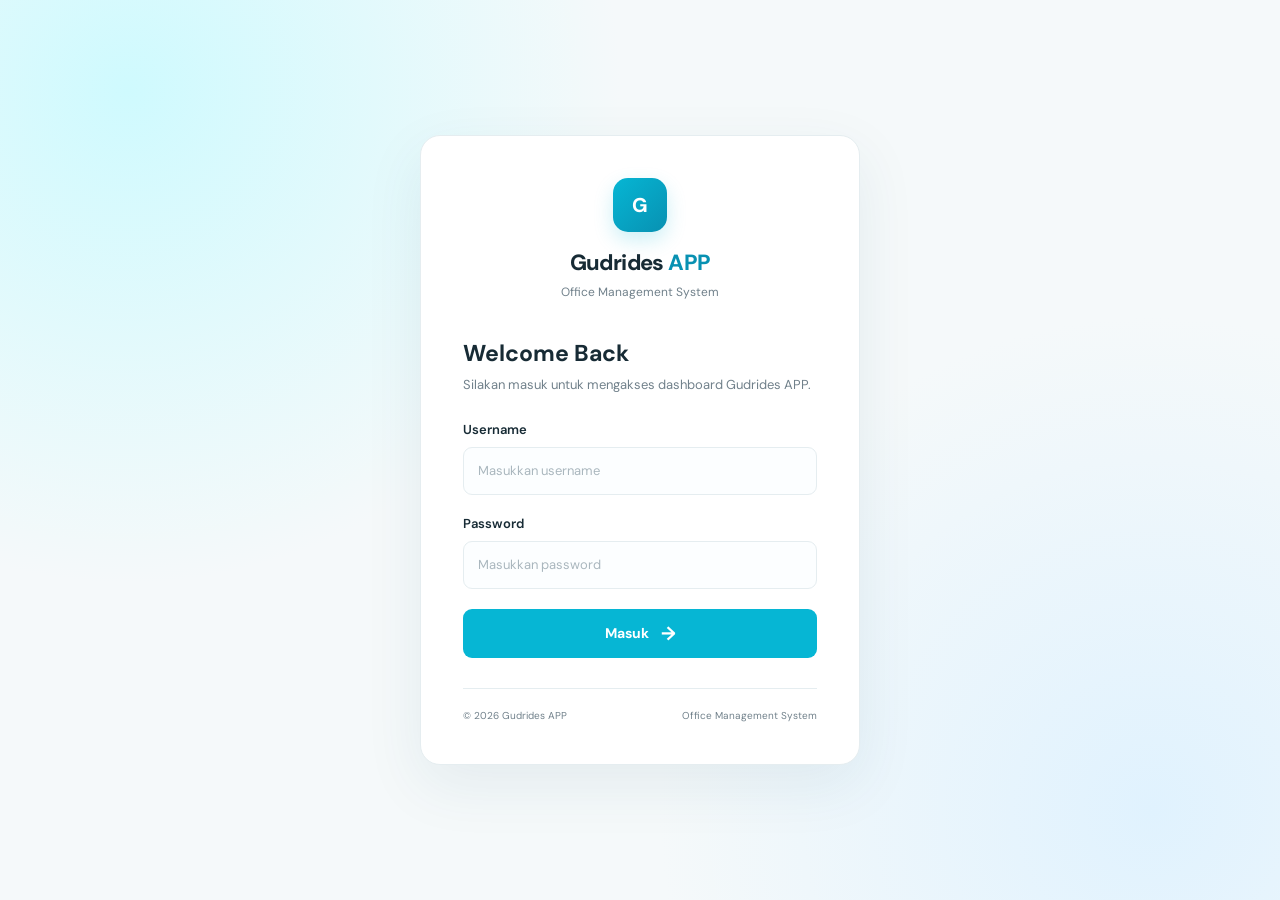
<file: login.html>
<!DOCTYPE html>
<html lang="id">
<head>
    <meta charset="UTF-8">
    <meta name="viewport" content="width=device-width, initial-scale=1.0">
    <meta name="theme-color" content="#06B6D4">

    <title>Login | Gudrides APP</title>

    <link rel="stylesheet" href="style.css">

    <link rel="preconnect" href="https://fonts.googleapis.com">
    <link rel="preconnect" href="https://fonts.gstatic.com" crossorigin>
    <link href="https://fonts.googleapis.com/css2?family=DM+Sans:wght@400;500;600;700;800&display=swap" rel="stylesheet">
</head>

<body class="login-body">

    <div class="login-wrapper">
        <div class="login-card">

            <div class="login-brand">
                <div class="brand-icon">G</div>

                <h1>
                    Gudrides<span> APP</span>
                </h1>

                <p>Office Management System</p>
            </div>

            <div class="login-header">
                <h2>Welcome Back</h2>
                <p>Silakan masuk untuk mengakses dashboard Gudrides APP.</p>
            </div>

            <form id="loginForm">

                <div class="form-group">
                    <label for="username">Username</label>

                    <input
                        type="text"
                        id="username"
                        placeholder="Masukkan username"
                        autocomplete="username"
                        required
                    >
                </div>

                <div class="form-group">
                    <label for="password">Password</label>

                    <input
                        type="password"
                        id="password"
                        placeholder="Masukkan password"
                        autocomplete="current-password"
                        required
                    >
                </div>

                <div id="loginError" class="login-error" hidden></div>

                <button type="submit" class="btn-primary login-button">
                    Masuk
                    <span>→</span>
                </button>

            </form>

            <div class="login-footer">
                <p>© 2026 Gudrides APP</p>
                <span>Office Management System</span>
            </div>

        </div>
    </div>

    <script src="script.js"></script>

</body>
</html>
</file>
<file: style.css>
/* =========================================
   GUDRIDES APP
   GLOBAL DESIGN SYSTEM
========================================= */

:root {
    --primary: #06B6D4;
    --primary-dark: #0891B2;
    --primary-deep: #164E63;
    --primary-light: #ECFEFF;

    --background: #F5F9FA;
    --surface: #FFFFFF;

    --text: #172B35;
    --text-secondary: #71818B;
    --border: #E5EDF0;

    --success: #16A34A;
    --warning: #F59E0B;
    --purple: #8B5CF6;

    --sidebar-width: 260px;

    --shadow: 0 4px 20px rgba(22, 78, 99, 0.05);
}

* {
    margin: 0;
    padding: 0;
    box-sizing: border-box;
}

body {
    font-family: 'DM Sans', sans-serif;
    background: var(--background);
    color: var(--text);
}

button,
input,
textarea,
select {
    font-family: inherit;
}

button {
    cursor: pointer;
}

a {
    text-decoration: none;
}


/* =========================================
   LOGIN PAGE
========================================= */

.login-body {
    min-height: 100vh;
    background:
        radial-gradient(circle at 10% 10%, #CFFAFE 0, transparent 35%),
        radial-gradient(circle at 90% 90%, #E0F2FE 0, transparent 35%),
        #F5F9FA;

    display: flex;
    align-items: center;
    justify-content: center;
    padding: 20px;
}

.login-wrapper {
    width: 100%;
    max-width: 440px;
}

.login-card {
    background: white;
    padding: 42px;
    border: 1px solid var(--border);
    border-radius: 20px;
    box-shadow: 0 20px 60px rgba(22, 78, 99, 0.08);
}

.login-brand {
    text-align: center;
    margin-bottom: 38px;
}

.brand-icon {
    width: 54px;
    height: 54px;
    background: linear-gradient(135deg, #06B6D4, #0891B2);
    color: white;
    border-radius: 15px;

    display: flex;
    align-items: center;
    justify-content: center;

    font-size: 20px;
    font-weight: 800;

    box-shadow: 0 8px 20px rgba(6, 182, 212, 0.2);
}

.login-brand .brand-icon {
    margin: 0 auto 16px;
}

.login-brand h1 {
    font-size: 22px;
    font-weight: 800;
    letter-spacing: -0.6px;
}

.login-brand h1 span {
    color: var(--primary-dark);
}

.login-brand p {
    font-size: 12px;
    color: var(--text-secondary);
    margin-top: 7px;
}

.login-header {
    margin-bottom: 25px;
}

.login-header h2 {
    font-size: 23px;
    margin-bottom: 7px;
}

.login-header p {
    font-size: 13px;
    color: var(--text-secondary);
    line-height: 1.6;
}

.form-group {
    margin-bottom: 20px;
}

.form-group label {
    display: block;
    font-size: 13px;
    font-weight: 600;
    margin-bottom: 9px;
}

.form-group input {
    width: 100%;
    height: 48px;
    border: 1px solid var(--border);
    border-radius: 9px;
    padding: 0 14px;
    outline: none;
    font-size: 13px;
    transition: 0.2s;
    background: #FCFEFF;
}

.form-group input:focus {
    border-color: var(--primary);
    box-shadow: 0 0 0 3px rgba(6, 182, 212, 0.1);
}

.form-group input::placeholder {
    color: #AAB7BE;
}

.btn-primary {
    border: none;
    background: var(--primary);
    color: white;
    font-size: 14px;
    font-weight: 700;
    border-radius: 9px;
    transition: 0.2s;
}

.btn-primary:hover:not(:disabled) {
    background: var(--primary-dark);
    transform: translateY(-1px);
}

.login-button {
    width: 100%;
    height: 49px;
    display: flex;
    justify-content: center;
    align-items: center;
    gap: 12px;
}

.login-button span {
    font-size: 19px;
}

.login-error {
    font-size: 12px;
    color: #DC2626;
    margin: -5px 0 15px;
    min-height: 15px;
}

.login-error[hidden] {
    display: none;
}

.login-footer {
    border-top: 1px solid var(--border);
    margin-top: 30px;
    padding-top: 20px;

    display: flex;
    justify-content: space-between;
    gap: 10px;

    font-size: 10px;
    color: var(--text-secondary);
}


/* =========================================
   DASHBOARD LAYOUT
========================================= */

.dashboard-body {
    min-height: 100vh;
}

.app-layout {
    min-height: 100vh;
}


/* =========================================
   SIDEBAR
========================================= */

.sidebar {
    width: var(--sidebar-width);
    height: 100vh;

    background: var(--surface);
    border-right: 1px solid var(--border);

    position: fixed;
    top: 0;
    left: 0;
    z-index: 100;

    display: flex;
    flex-direction: column;
}

.sidebar-brand {
    height: 85px;
    display: flex;
    align-items: center;
    gap: 12px;

    padding: 0 24px;
    border-bottom: 1px solid var(--border);
}

.sidebar-brand .brand-icon {
    width: 43px;
    height: 43px;
    border-radius: 12px;
    font-size: 16px;
    flex-shrink: 0;
}

.brand-text h2 {
    font-size: 15px;
    font-weight: 800;
    letter-spacing: -0.4px;
}

.brand-text span {
    font-size: 10px;
    color: var(--text-secondary);
}

.sidebar-menu {
    padding: 28px 15px;
    flex: 1;
    overflow-y: auto;
}

.menu-label {
    font-size: 9px;
    font-weight: 800;
    letter-spacing: 1.2px;
    color: #A1AFB7;
    padding: 0 12px;
    margin-bottom: 13px;
}

.second-label {
    margin-top: 32px;
}

.menu-item {
    width: 100%;
    height: 46px;

    display: flex;
    align-items: center;
    gap: 13px;

    padding: 0 13px;
    margin-bottom: 5px;

    border: none;
    border-radius: 9px;

    background: transparent;
    color: #71818B;

    font-size: 12px;
    font-weight: 600;

    text-align: left;
    transition: 0.2s;
}

.menu-item i {
    width: 19px;
    font-size: 15px;
    text-align: center;
}

.menu-item:hover {
    background: #F0FBFD;
    color: var(--primary-dark);
}

.menu-item.active {
    background: var(--primary-light);
    color: var(--primary-dark);
    font-weight: 700;
}

.sidebar-bottom {
    padding: 15px;
    border-top: 1px solid var(--border);
}

.sidebar-user {
    display: flex;
    align-items: center;
    gap: 10px;
    padding: 5px;
}

.user-avatar,
.topbar-avatar {
    width: 37px;
    height: 37px;
    background: #CFFAFE;
    color: var(--primary-deep);

    display: flex;
    align-items: center;
    justify-content: center;

    border-radius: 10px;
    font-size: 11px;
    font-weight: 800;
}

.user-info {
    flex: 1;
    min-width: 0;
}

.user-info strong {
    display: block;
    font-size: 11px;
}

.user-info span {
    display: block;
    color: var(--text-secondary);
    font-size: 10px;
    margin-top: 3px;
}

.logout-icon {
    border: none;
    background: transparent;
    color: #8999A1;
    padding: 8px;
    font-size: 14px;
    border-radius: 7px;
}

.logout-icon:hover {
    background: #FEF2F2;
    color: #DC2626;
}

.sidebar-version {
    font-size: 9px;
    color: #A1AFB7;
    margin: 16px 5px 2px;
}


/* =========================================
   MAIN CONTENT
========================================= */

.main-content {
    margin-left: var(--sidebar-width);
    min-height: 100vh;

    display: flex;
    flex-direction: column;
}

.topbar {
    height: 85px;
    background: white;
    border-bottom: 1px solid var(--border);

    padding: 0 35px;

    display: flex;
    justify-content: space-between;
    align-items: center;
}

.topbar h2 {
    font-size: 18px;
    font-weight: 800;
}

.topbar p {
    font-size: 11px;
    color: var(--text-secondary);
    margin-top: 5px;
}

.topbar-right {
    display: flex;
    align-items: center;
    gap: 20px;
}

.system-status {
    display: flex;
    align-items: center;
    gap: 7px;
    font-size: 10px;
    font-weight: 600;
    color: #647781;
}

.status-dot {
    width: 7px;
    height: 7px;
    background: #22C55E;
    border-radius: 50%;
}

.topbar-avatar {
    width: 36px;
    height: 36px;
}

.page-container {
    flex: 1;
    padding: 30px 35px;
}

.main-footer {
    padding: 18px 35px;
    border-top: 1px solid var(--border);

    display: flex;
    justify-content: space-between;

    font-size: 10px;
    color: var(--text-secondary);
}


/* =========================================
   PAGE NAVIGATION
========================================= */

.page-section {
    display: none;
}

.page-section.active {
    display: block;
}


/* =========================================
   WELCOME BANNER
========================================= */

.welcome-banner {
    background: linear-gradient(110deg, #164E63, #0891B2, #06B6D4);
    color: white;

    min-height: 180px;
    border-radius: 15px;

    padding: 32px 35px;

    display: flex;
    justify-content: space-between;
    align-items: center;

    position: relative;
    overflow: hidden;
}

.welcome-tag {
    font-size: 9px;
    font-weight: 800;
    letter-spacing: 1.5px;
    opacity: 0.75;
}

.welcome-banner h1 {
    font-size: 23px;
    font-weight: 800;
    margin: 13px 0 8px;
}

.welcome-banner p {
    font-size: 12px;
    opacity: 0.85;
}

.welcome-icon {
    width: 125px;
    height: 125px;
    border-radius: 50%;
    background: rgba(255,255,255,0.13);

    display: flex;
    align-items: center;
    justify-content: center;

    font-size: 65px;
    color: rgba(255,255,255,0.9);
    flex-shrink: 0;
}


/* =========================================
   SECTION HEADING
========================================= */

.section-heading {
    margin: 30px 0 18px;
}

.section-heading h3 {
    font-size: 15px;
    font-weight: 800;
}

.section-heading p {
    font-size: 11px;
    color: var(--text-secondary);
    margin-top: 4px;
}


/* =========================================
   STATISTICS
========================================= */

.stats-grid {
    display: grid;
    grid-template-columns: repeat(4, 1fr);
    gap: 17px;
}

.stat-card {
    background: white;
    border: 1px solid var(--border);
    border-radius: 12px;

    padding: 20px;

    display: flex;
    align-items: flex-start;
    gap: 14px;

    box-shadow: var(--shadow);
}

.stat-icon {
    width: 42px;
    height: 42px;
    border-radius: 10px;

    display: flex;
    align-items: center;
    justify-content: center;

    font-size: 16px;
    flex-shrink: 0;
}

.stat-icon.cyan {
    background: #ECFEFF;
    color: #0891B2;
}

.stat-icon.green {
    background: #F0FDF4;
    color: #16A34A;
}

.stat-icon.orange {
    background: #FFFBEB;
    color: #D97706;
}

.stat-icon.purple {
    background: #F5F3FF;
    color: #8B5CF6;
}

.stat-information {
    min-width: 0;
}

.stat-information span {
    display: block;
    font-size: 10px;
    color: var(--text-secondary);
    font-weight: 600;
}

.stat-information h2 {
    font-size: 25px;
    font-weight: 800;
    margin: 5px 0;
}

.stat-information small {
    font-size: 9px;
    color: #A1AFB7;
}


/* =========================================
   DASHBOARD CONTENT GRID
========================================= */

.dashboard-grid {
    display: grid;
    grid-template-columns: 1.4fr 1fr;
    gap: 18px;
    margin-top: 22px;
}

.content-card {
    background: white;
    border: 1px solid var(--border);
    border-radius: 13px;
    box-shadow: var(--shadow);
}

.activity-card,
.quick-card {
    min-height: 280px;
    padding: 22px;
}

.card-heading {
    display: flex;
    align-items: center;
    justify-content: space-between;
}

.card-heading h3 {
    font-size: 13px;
    font-weight: 800;
}

.card-heading p {
    font-size: 10px;
    color: var(--text-secondary);
    margin-top: 5px;
}

.card-heading > i {
    color: #9BAAB2;
    font-size: 16px;
}


/* =========================================
   EMPTY STATE
========================================= */

.empty-state {
    text-align: center;
    padding: 42px 10px;
}

.empty-icon {
    width: 48px;
    height: 48px;
    background: #F1F7F9;
    color: #9BAAB2;
    border-radius: 50%;

    display: flex;
    align-items: center;
    justify-content: center;

    margin: 0 auto 12px;
    font-size: 18px;
}

.empty-state h4 {
    font-size: 12px;
    margin-bottom: 6px;
}

.empty-state p {
    font-size: 10px;
    color: var(--text-secondary);
}


/* =========================================
   QUICK ACTIONS
========================================= */

.quick-card {
    display: flex;
    flex-direction: column;
}

.quick-action {
    width: 100%;
    display: flex;
    align-items: center;
    gap: 12px;

    background: white;
    border: none;
    border-bottom: 1px solid #F0F4F5;

    padding: 14px 0;
    text-align: left;
}

.quick-action:last-child {
    border-bottom: none;
}

.quick-action:hover strong {
    color: var(--primary-dark);
}

.quick-icon {
    width: 37px;
    height: 37px;
    background: var(--primary-light);
    color: var(--primary-dark);

    border-radius: 9px;

    display: flex;
    align-items: center;
    justify-content: center;
}

.quick-action > div:nth-child(2) {
    flex: 1;
}

.quick-action strong {
    display: block;
    font-size: 11px;
}

.quick-action span {
    display: block;
    font-size: 9px;
    color: var(--text-secondary);
    margin-top: 4px;
}

.quick-action .arrow {
    font-size: 10px;
    color: #AAB7BE;
}


/* =========================================
   PLACEHOLDER PAGES
========================================= */

.placeholder-card {
    min-height: 350px;

    display: flex;
    flex-direction: column;
    align-items: center;
    justify-content: center;

    padding: 30px;
    text-align: center;
}

.placeholder-icon {
    width: 65px;
    height: 65px;

    display: flex;
    align-items: center;
    justify-content: center;

    border-radius: 17px;
    background: var(--primary-light);
    color: var(--primary-dark);

    font-size: 25px;
    margin-bottom: 20px;
}

.placeholder-card h2 {
    font-size: 19px;
    margin-bottom: 9px;
}

.placeholder-card p {
    max-width: 430px;
    font-size: 12px;
    color: var(--text-secondary);
    line-height: 1.7;
}

.coming-soon {
    margin-top: 20px;
    background: #ECFEFF;
    color: #0891B2;
    padding: 7px 13px;
    border-radius: 20px;

    font-size: 9px;
    font-weight: 800;
    letter-spacing: 0.7px;
}


/* =========================================
   CONTACT MANAGEMENT
========================================= */

.contact-page-header {
    display: flex;
    align-items: center;
    justify-content: space-between;
    gap: 15px;
    margin-bottom: 22px;
}

.contact-page-header h2 {
    font-size: 17px;
    font-weight: 800;
}

.contact-page-header p {
    font-size: 11px;
    color: var(--text-secondary);
    margin-top: 5px;
}

.import-button {
    min-height: 42px;
    padding: 0 17px;
    display: inline-flex;
    align-items: center;
    justify-content: center;
    gap: 9px;
    font-size: 11px;
    white-space: nowrap;
}

.import-card {
    padding: 22px;
    display: flex;
    align-items: center;
    gap: 18px;
    margin-bottom: 17px;
}

.import-card-icon {
    width: 55px;
    height: 55px;
    background: #ECFDF3;
    color: #16A34A;
    border-radius: 13px;
    display: flex;
    align-items: center;
    justify-content: center;
    font-size: 24px;
    flex-shrink: 0;
}

.import-card-content h3 {
    font-size: 13px;
    margin-bottom: 6px;
}

.import-card-content p {
    font-size: 11px;
    color: var(--text-secondary);
}

.import-file-info {
    display: flex;
    gap: 15px;
    flex-wrap: wrap;
    margin-top: 12px;
}

.import-file-info span {
    font-size: 10px;
    color: #16A34A;
    font-weight: 600;
}

.import-status {
    display: none;
    padding: 13px 16px;
    margin-bottom: 17px;
    border-radius: 9px;
    font-size: 11px;
    line-height: 1.6;
}

.import-status.show {
    display: block;
}

.import-status.success {
    background: #F0FDF4;
    color: #15803D;
    border: 1px solid #BBF7D0;
}

.import-status.error {
    background: #FEF2F2;
    color: #B91C1C;
    border: 1px solid #FECACA;
}

.import-status.info {
    background: #ECFEFF;
    color: #0E7490;
    border: 1px solid #A5F3FC;
}


/* CONTACT SUMMARY */

.contact-summary {
    display: grid;
    grid-template-columns: repeat(2, 1fr);
    gap: 15px;
    margin-bottom: 18px;
}

.summary-card {
    padding: 19px 22px;
}

.summary-card span {
    display: block;
    font-size: 10px;
    color: var(--text-secondary);
    margin-bottom: 8px;
}

.summary-card strong {
    font-size: 23px;
    font-weight: 800;
}


/* CONTACT VIEWER */

.contact-viewer {
    padding: 22px;
}

.viewer-badge {
    font-size: 9px;
    font-weight: 800;
    color: #0891B2;
    background: #ECFEFF;
    padding: 7px 10px;
    border-radius: 20px;
    white-space: nowrap;
}

.contact-table-wrapper {
    margin-top: 25px;
    overflow-x: auto;
}

.contact-table {
    width: 100%;
    border-collapse: collapse;
    text-align: left;
}

.contact-table thead {
    background: #F5F9FA;
}

.contact-table th {
    padding: 15px 13px;
    font-size: 9px;
    letter-spacing: 0.5px;
    color: #71818B;
    font-weight: 800;
    white-space: nowrap;
}

.contact-table td {
    padding: 19px 13px;
    border-bottom: 1px solid var(--border);
    font-size: 12px;
}

.contact-table td:first-child {
    color: var(--text-secondary);
}

.contact-table td:nth-child(2) {
    font-weight: 700;
}

.contact-phone {
    color: var(--primary-dark);
    font-weight: 700;
}

.contact-phone:hover {
    text-decoration: underline;
}

.table-empty {
    text-align: center;
    color: var(--text-secondary);
    padding: 35px !important;
}


/* CONTACT NAVIGATION */

.contact-navigation {
    margin-top: 25px;
    display: flex;
    align-items: center;
    justify-content: space-between;
    gap: 12px;
}

.btn-secondary {
    height: 40px;
    padding: 0 15px;
    border: 1px solid var(--border);
    background: white;
    color: var(--text);
    border-radius: 8px;
    font-size: 11px;
    font-weight: 700;
    display: inline-flex;
    align-items: center;
    gap: 8px;
}

.btn-secondary:hover:not(:disabled) {
    background: #F5F9FA;
}

.btn-primary:disabled,
.btn-secondary:disabled {
    opacity: 0.4;
    cursor: not-allowed;
}

.next-contact-button {
    height: 40px;
    padding: 0 17px;
    display: inline-flex;
    align-items: center;
    gap: 9px;
    font-size: 11px;
}

.contact-position {
    font-size: 11px;
    color: var(--text-secondary);
    font-weight: 700;
}


/* =========================================
   MESSAGE TEMPLATE
========================================= */

.template-layout {
    display: grid;
    grid-template-columns: 1.2fr 0.8fr;
    gap: 22px;
    align-items: start;
}

.template-editor-card,
.template-preview-card {
    background: #FFFFFF;
    border: 1px solid #E5EEF0;
    border-radius: 16px;
    padding: 24px;
    box-shadow: 0 4px 14px rgba(15, 60, 70, 0.04);
    min-width: 0;
}

.template-card-heading {
    margin-bottom: 22px;
}

.template-card-heading h3 {
    margin: 0 0 6px;
    font-size: 17px;
    color: #164E63;
}

.template-card-heading p {
    margin: 0;
    color: #7B9299;
    font-size: 13px;
}

.template-label {
    display: block;
    margin-bottom: 9px;
    font-size: 13px;
    font-weight: 700;
    color: #164E63;
}

.template-textarea {
    width: 100%;
    min-height: 190px;
    resize: vertical;
    border: 1px solid #DCE8EB;
    border-radius: 10px;
    padding: 14px;
    font-family: inherit;
    font-size: 14px;
    line-height: 1.7;
    color: #263B42;
    outline: none;
    transition: border-color 0.2s;
}

.template-textarea:focus {
    border-color: #06B6D4;
    box-shadow: 0 0 0 3px rgba(6, 182, 212, 0.1);
}

.template-variable-info {
    display: flex;
    align-items: center;
    flex-wrap: wrap;
    gap: 9px;
    margin-top: 12px;
    color: #7B9299;
    font-size: 12px;
}

.variable-code {
    background: #ECFEFF;
    color: #0891B2;
    border: 1px solid #A5F3FC;
    border-radius: 6px;
    padding: 5px 9px;
    font-weight: 700;
}

.template-divider {
    height: 1px;
    background: #EDF2F3;
    margin: 24px 0;
}

.template-actions {
    display: flex;
    justify-content: flex-end;
    margin-top: 22px;
}

.template-actions .btn-primary {
    border: 0;
    border-radius: 9px;
    padding: 12px 20px;
    cursor: pointer;
    font-family: inherit;
    font-weight: 700;
}

.preview-contact {
    display: flex;
    align-items: center;
    gap: 11px;
    padding-bottom: 16px;
    border-bottom: 1px solid #EDF2F3;
}

.preview-avatar {
    width: 39px;
    height: 39px;
    border-radius: 50%;
    display: grid;
    place-items: center;
    background: #CFFAFE;
    color: #0891B2;
}

.preview-contact strong,
.preview-contact span {
    display: block;
}

.preview-contact strong {
    color: #164E63;
    font-size: 13px;
}

.preview-contact span {
    color: #8AA0A6;
    font-size: 11px;
    margin-top: 3px;
}

.whatsapp-preview {
    margin-top: 20px;
    padding: 15px;
    border-radius: 12px;
    background: #F0F7F5;
    min-height: 180px;
}

.whatsapp-preview-message {
    display: inline-block;
    max-width: 100%;
    background: #FFFFFF;
    border-radius: 4px 12px 12px 12px;
    padding: 12px;
    color: #263B42;
    font-size: 13px;
    line-height: 1.7;
    white-space: pre-wrap;
    overflow-wrap: anywhere;
}

.preview-time {
    text-align: right;
    color: #9AACA6;
    font-size: 10px;
    margin-top: 7px;
}

.preview-note {
    color: #8AA0A6;
    font-size: 11px;
    line-height: 1.6;
    margin-top: 15px;
}


/* =========================================
   BROADCAST CENTER
========================================= */

.broadcast-progress-card,
.broadcast-contact-card,
.broadcast-message-card,
.broadcast-guide {
    background: #FFFFFF;
    border: 1px solid #E5EEF0;
    border-radius: 16px;
    box-shadow: 0 4px 14px rgba(15, 60, 70, 0.04);
}

.broadcast-progress-card {
    padding: 22px;
    margin-bottom: 22px;
}

.broadcast-progress-top {
    display: flex;
    justify-content: space-between;
    align-items: center;
    margin-bottom: 16px;
}

.broadcast-small-label {
    color: #7B9299;
    font-size: 10px;
    font-weight: 800;
    letter-spacing: 1px;
}

.broadcast-progress-top h3 {
    margin: 6px 0 0;
    color: #164E63;
    font-size: 20px;
}

.broadcast-progress-icon {
    width: 44px;
    height: 44px;
    display: grid;
    place-items: center;
    border-radius: 12px;
    background: #ECFEFF;
    color: #0891B2;
    font-size: 18px;
}

.broadcast-progress-track {
    height: 9px;
    background: #EAF2F4;
    border-radius: 20px;
    overflow: hidden;
}

.broadcast-progress-fill {
    width: 0;
    height: 100%;
    background: #06B6D4;
    border-radius: 20px;
    transition: width 0.25s ease;
}

.broadcast-layout {
    display: grid;
    grid-template-columns: 0.85fr 1.15fr;
    gap: 22px;
    align-items: start;
}

.broadcast-contact-card,
.broadcast-message-card {
    padding: 23px;
    min-width: 0;
}

.broadcast-card-heading {
    display: flex;
    justify-content: space-between;
    align-items: center;
    gap: 10px;
    margin-bottom: 22px;
}

.broadcast-card-heading h3 {
    margin: 0;
    color: #164E63;
    font-size: 16px;
}

.broadcast-card-heading > span {
    color: #7B9299;
    font-size: 12px;
}

.broadcast-contact-info {
    display: flex;
    align-items: center;
    gap: 14px;
    padding: 18px 0;
}

.broadcast-avatar {
    width: 54px;
    height: 54px;
    flex-shrink: 0;
    display: grid;
    place-items: center;
    border-radius: 50%;
    background: #CFFAFE;
    color: #0891B2;
    font-size: 21px;
}

.broadcast-contact-details h3 {
    margin: 0 0 6px;
    color: #164E63;
    font-size: 17px;
    overflow-wrap: anywhere;
}

.broadcast-contact-details p {
    margin: 0;
    color: #82989E;
    font-size: 13px;
    overflow-wrap: anywhere;
}

.broadcast-contact-actions,
.broadcast-message-actions {
    display: flex;
    gap: 10px;
    margin-top: 20px;
}

.broadcast-contact-actions button,
.broadcast-message-actions button {
    display: inline-flex;
    align-items: center;
    justify-content: center;
    gap: 8px;
    min-height: 42px;
    padding: 10px 15px;
    border-radius: 9px;
    font-family: inherit;
    font-size: 12px;
    font-weight: 700;
    cursor: pointer;
}

.broadcast-contact-actions button {
    flex: 1;
}

.broadcast-contact-actions button:disabled,
.broadcast-message-actions button:disabled {
    opacity: 0.45;
    cursor: not-allowed;
}

.broadcast-template-badge {
    background: #ECFEFF;
    color: #0891B2 !important;
    padding: 6px 9px;
    border-radius: 7px;
    font-weight: 700;
}

.broadcast-message-textarea {
    background: #FBFEFE;
}

.broadcast-message-actions .btn-primary {
    border: 0;
    background: #06B6D4;
    color: #FFFFFF;
}

.broadcast-message-actions .btn-primary:hover {
    background: #0891B2;
}

.broadcast-guide {
    display: flex;
    gap: 13px;
    padding: 18px;
    margin-top: 22px;
    background: #F8FCFD;
}

.broadcast-guide-icon {
    color: #0891B2;
    font-size: 19px;
    padding-top: 2px;
}

.broadcast-guide strong {
    color: #164E63;
    font-size: 13px;
}

.broadcast-guide p {
    color: #718990;
    font-size: 12px;
    line-height: 1.7;
    margin: 5px 0 0;
}

.broadcast-empty {
    padding: 20px 5px;
    text-align: center;
    color: #82989E;
}

.broadcast-empty i {
    font-size: 28px;
    color: #9CCBD3;
}

.broadcast-empty p {
    font-size: 12px;
    line-height: 1.6;
}

.broadcast-empty[hidden] {
    display: none !important;
}


/* =========================================
   BROADCAST HISTORY
========================================= */

.history-summary-grid {
    display: grid;
    grid-template-columns: repeat(3, minmax(0, 1fr));
    gap: 16px;
    margin-bottom: 22px;
}

.history-summary-card {
    background: #FFFFFF;
    border: 1px solid #E5EEF0;
    border-radius: 14px;
    padding: 20px;
    box-shadow: 0 4px 14px rgba(15, 60, 70, 0.04);
}

.history-summary-card span {
    display: block;
    color: #7B9299;
    font-size: 12px;
    margin-bottom: 9px;
}

.history-summary-card strong {
    color: #164E63;
    font-size: 25px;
}

.history-table-card {
    background: #FFFFFF;
    border: 1px solid #E5EEF0;
    border-radius: 16px;
    padding: 22px;
    box-shadow: 0 4px 14px rgba(15, 60, 70, 0.04);
    min-width: 0;
}

.history-table-heading {
    display: flex;
    justify-content: space-between;
    align-items: center;
    gap: 15px;
    margin-bottom: 20px;
}

.history-table-heading h3 {
    margin: 0;
    color: #164E63;
    font-size: 16px;
}

.history-filter {
    border: 1px solid #DCE8EB;
    border-radius: 8px;
    background: #FFFFFF;
    color: #526C74;
    padding: 9px 12px;
    font-family: inherit;
    font-size: 12px;
    outline: none;
}

.history-table td {
    font-size: 12px;
    color: #526C74;
    padding: 14px 12px;
}

.history-status {
    display: inline-block;
    border-radius: 20px;
    padding: 6px 10px;
    font-size: 11px;
    font-weight: 700;
}

.history-status.sent {
    color: #087F8C;
    background: #CFFAFE;
}

.history-status.failed {
    color: #B45309;
    background: #FEF3C7;
}

.history-empty-cell {
    text-align: center;
    padding: 30px !important;
    color: #91A5AA !important;
}

.history-footer {
    display: flex;
    justify-content: space-between;
    align-items: center;
    gap: 12px;
    margin-top: 18px;
    color: #84999E;
    font-size: 12px;
}

.btn-clear-history {
    border: 1px solid #FECDD3;
    background: #FFF1F2;
    color: #BE123C;
    border-radius: 8px;
    padding: 9px 12px;
    font-family: inherit;
    font-size: 11px;
    font-weight: 700;
    cursor: pointer;
}


/* BROADCAST RECORD ACTIONS */

.broadcast-record-actions {
    display: flex;
    flex-wrap: wrap;
    align-items: center;
    gap: 10px;
    margin-top: 18px;
    padding-top: 17px;
    border-top: 1px solid #EDF2F3;
}

.broadcast-record-actions p {
    flex-basis: 100%;
    margin: 0 0 3px;
    color: #7B9299;
    font-size: 11px;
}

.record-sent-button,
.record-failed-button {
    display: inline-flex;
    align-items: center;
    justify-content: center;
    gap: 7px;
    border: 0;
    border-radius: 8px;
    padding: 11px 13px;
    font-family: inherit;
    font-size: 11px;
    font-weight: 700;
    cursor: pointer;
}

.record-sent-button {
    background: #CFFAFE;
    color: #087F8C;
}

.record-failed-button {
    background: #FEF3C7;
    color: #A16207;
}

.record-sent-button:disabled,
.record-failed-button:disabled {
    opacity: 0.5;
    cursor: not-allowed;
}


/* =========================================
   SETTINGS
========================================= */

.settings-layout {
    display: grid;
    grid-template-columns: repeat(2, minmax(0, 1fr));
    gap: 18px;
    margin-bottom: 22px;
}

.settings-card {
    background: #FFFFFF;
    border: 1px solid #E5EEF0;
    border-radius: 15px;
    padding: 23px;
    box-shadow: 0 4px 14px rgba(15, 60, 70, 0.04);
}

.settings-card-icon {
    width: 43px;
    height: 43px;
    display: grid;
    place-items: center;
    border-radius: 11px;
    background: #ECFEFF;
    color: #0891B2;
    font-size: 18px;
    margin-bottom: 16px;
}

.settings-card h3 {
    color: #164E63;
    font-size: 16px;
    margin: 0 0 9px;
}

.settings-card p {
    color: #7B9299;
    font-size: 12px;
    line-height: 1.7;
    min-height: 60px;
    margin: 0 0 17px;
}

.settings-card button {
    display: inline-flex;
    align-items: center;
    justify-content: center;
    gap: 8px;
    min-height: 40px;
    padding: 10px 15px;
    border-radius: 8px;
    font-family: inherit;
    font-size: 12px;
    font-weight: 700;
    cursor: pointer;
}

.settings-card .btn-primary {
    border: 0;
    background: #06B6D4;
    color: #FFFFFF;
}

.settings-card .btn-secondary {
    border: 1px solid #CCE5E9;
    background: #F0FDFF;
    color: #087F96;
}

.settings-card .btn-danger {
    border: 0;
    background: #FFF1F2;
    color: #BE123C;
}

.settings-danger-card .settings-card-icon {
    background: #FFF1F2;
    color: #BE123C;
}

.settings-file-name {
    min-height: 0 !important;
    margin-top: 10px !important;
    margin-bottom: 0 !important;
    overflow-wrap: anywhere;
}

.settings-storage-info {
    display: flex;
    gap: 13px;
    padding: 18px;
    margin-bottom: 22px;
    border: 1px solid #BAE6FD;
    border-radius: 13px;
    background: #F0F9FF;
    color: #087F96;
}

.settings-storage-info > i {
    padding-top: 3px;
    font-size: 18px;
}

.settings-storage-info strong {
    font-size: 13px;
}

.settings-storage-info p {
    margin: 5px 0 0;
    color: #617F89;
    font-size: 12px;
    line-height: 1.7;
}

.settings-data-summary {
    background: #FFFFFF;
    border: 1px solid #E5EEF0;
    border-radius: 15px;
    padding: 23px;
}

.settings-data-summary h3 {
    margin: 0 0 16px;
    color: #164E63;
    font-size: 16px;
}

.settings-summary-row {
    display: flex;
    justify-content: space-between;
    gap: 12px;
    padding: 13px 0;
    border-bottom: 1px solid #EDF2F3;
    color: #718990;
    font-size: 13px;
}

.settings-summary-row strong {
    color: #164E63;
}

.reset-data-card {
    margin-top: 22px;
    max-width: 650px;
}

.reset-data-card .settings-card-icon {
    background: #FFF1F2;
    color: #BE123C;
}


/* =========================================
   GUDRIDES APP DASHBOARD
========================================= */

.dashboard-subheading {
    display: flex;
    justify-content: space-between;
    align-items: center;
    gap: 15px;
    margin-top: 34px;
}

.dashboard-subheading .btn-secondary {
    white-space: nowrap;
}

.app-modules-grid {
    display: grid;
    grid-template-columns: repeat(3, minmax(0, 1fr));
    gap: 18px;
}

.app-module-card {
    min-width: 0;
    min-height: 245px;
    padding: 22px;

    display: flex;
    flex-direction: column;
    align-items: flex-start;
    text-align: left;

    background: #FFFFFF;
    border: 1px solid var(--border);
    border-radius: 14px;

    box-shadow: var(--shadow);

    color: var(--text);
    font-family: inherit;

    transition:
        transform 0.2s ease,
        box-shadow 0.2s ease,
        border-color 0.2s ease;
}

button.app-module-card {
    cursor: pointer;
}

button.app-module-card:hover {
    transform: translateY(-4px);
    border-color: #A5F3FC;
    box-shadow: 0 12px 28px rgba(6, 182, 212, 0.10);
}

.app-module-icon {
    width: 52px;
    height: 52px;
    border-radius: 13px;

    display: flex;
    align-items: center;
    justify-content: center;

    font-size: 22px;
    margin-bottom: 18px;
}

.app-module-icon.cyan {
    background: #ECFEFF;
    color: #0891B2;
}

.app-module-icon.orange {
    background: #FFFBEB;
    color: #D97706;
}

.app-module-icon.green {
    background: #F0FDF4;
    color: #16A34A;
}

.app-module-content {
    width: 100%;
    flex: 1;
}

.app-module-status {
    display: inline-flex;
    align-items: center;
    gap: 6px;

    font-size: 9px;
    font-weight: 800;
    letter-spacing: 0.4px;

    margin-bottom: 10px;
}

.active-status {
    color: #15803D;
}

.active-status span {
    width: 7px;
    height: 7px;
    background: #22C55E;
    border-radius: 50%;
}

.coming-status {
    color: #B45309;
    background: #FFFBEB;
    padding: 5px 8px;
    border-radius: 20px;
}

.app-module-content h3 {
    font-size: 15px;
    font-weight: 800;
    margin-bottom: 8px;
    color: #164E63;
}

.app-module-content p {
    font-size: 11px;
    line-height: 1.7;
    color: var(--text-secondary);
}

.app-module-footer {
    width: 100%;

    display: flex;
    align-items: center;
    justify-content: space-between;

    padding-top: 16px;
    margin-top: 18px;

    border-top: 1px solid #EDF2F3;

    font-size: 10px;
    font-weight: 700;
    color: var(--primary-dark);
}

.app-module-footer i {
    font-size: 11px;
}

.coming-soon-card {
    background: #FCFDFE;
    border-style: dashed;
    cursor: default;
}

.coming-soon-card .app-module-footer {
    color: #9AAAB0;
}

.coming-soon-card .app-module-icon {
    opacity: 0.85;
}

.app-modules-grid + .dashboard-subheading {
    margin-bottom: 18px;
}


/* =========================================
   BUTTON & FORM CONSISTENCY
========================================= */

button:focus-visible,
a:focus-visible,
input:focus-visible,
textarea:focus-visible,
select:focus-visible {
    outline: 3px solid rgba(6, 182, 212, 0.25);
    outline-offset: 2px;
}


/* =========================================
   RESPONSIVE
========================================= */

@media (max-width: 1100px) {

    .stats-grid {
        grid-template-columns: repeat(2, 1fr);
    }

    .dashboard-grid {
        grid-template-columns: 1fr;
    }

    .app-modules-grid {
        grid-template-columns: repeat(2, minmax(0, 1fr));
    }
}

@media (max-width: 900px) {

    .template-layout,
    .broadcast-layout {
        grid-template-columns: 1fr;
    }
}

@media (max-width: 768px) {

    :root {
        --sidebar-width: 210px;
    }

    .sidebar-brand {
        padding: 0 15px;
    }

    .page-container {
        padding: 22px 18px;
    }

    .topbar {
        padding: 0 18px;
    }

    .welcome-banner {
        padding: 25px;
    }

    .welcome-icon {
        width: 80px;
        height: 80px;
        font-size: 42px;
    }
}

@media (max-width: 700px) {

    .settings-layout {
        grid-template-columns: 1fr;
    }

    .app-modules-grid {
        grid-template-columns: 1fr;
        gap: 12px;
    }

    .app-module-card {
        min-height: 215px;
        padding: 19px;
    }

    .dashboard-subheading {
        align-items: flex-start;
        flex-direction: column;
    }
}

@media (max-width: 650px) {

    .history-summary-grid {
        grid-template-columns: 1fr;
    }

    .history-table-heading,
    .history-footer {
        align-items: flex-start;
        flex-direction: column;
    }

    .history-table-card {
        padding: 14px;
    }
}

@media (max-width: 550px) {

    /* SIDEBAR MOBILE */

    .sidebar {
        width: 65px;
    }

    .sidebar-brand {
        justify-content: center;
        padding: 0;
    }

    .sidebar-brand .brand-icon {
        width: 39px;
        height: 39px;
    }

    .brand-text,
    .menu-label,
    .menu-item span,
    .sidebar-user .user-info,
    .sidebar-version,
    .logout-icon {
        display: none;
    }

    .sidebar-menu {
        padding: 20px 8px;
    }

    .menu-item {
        justify-content: center;
        padding: 0;
    }

    .menu-item i {
        font-size: 17px;
    }

    .sidebar-bottom {
        padding: 10px;
    }

    .sidebar-user {
        justify-content: center;
        padding: 0;
    }

    .main-content {
        margin-left: 65px;
    }


    /* TOPBAR & CONTENT */

    .topbar {
        height: 75px;
    }

    .topbar h2 {
        font-size: 15px;
    }

    .system-status {
        display: none;
    }

    .page-container {
        padding: 17px 12px;
    }

    .welcome-banner {
        min-height: 150px;
        padding: 20px;
    }

    .welcome-banner h1 {
        font-size: 17px;
        line-height: 1.4;
    }

    .welcome-banner p {
        font-size: 10px;
        line-height: 1.6;
    }

    .welcome-icon {
        display: none;
    }


    /* DASHBOARD */

    .stats-grid {
        grid-template-columns: 1fr;
        gap: 10px;
    }

    .stat-card {
        padding: 15px;
    }

    .main-footer {
        padding: 15px;
        font-size: 8px;
    }


    /* LOGIN */

    .login-card {
        padding: 28px 22px;
    }


    /* CONTACTS */

    .contact-page-header {
        align-items: flex-start;
        flex-direction: column;
    }

    .import-button {
        width: 100%;
    }

    .import-card {
        padding: 15px;
        align-items: flex-start;
    }

    .contact-summary {
        gap: 9px;
    }

    .summary-card {
        padding: 14px;
    }

    .contact-viewer {
        padding: 14px;
    }

    .viewer-badge {
        display: none;
    }

    .contact-table th,
    .contact-table td {
        padding: 13px 9px;
        font-size: 10px;
    }

    .contact-navigation {
        gap: 5px;
    }

    .btn-secondary,
    .next-contact-button {
        padding: 0 10px;
        font-size: 10px;
    }


    /* BROADCAST */

    .broadcast-contact-actions,
    .broadcast-message-actions {
        flex-direction: column;
    }

    .broadcast-contact-actions button,
    .broadcast-message-actions button {
        width: 100%;
    }


    /* MODULE CARDS */

    .app-module-card {
        min-height: 205px;
    }

    .app-module-icon {
        width: 45px;
        height: 45px;
        font-size: 19px;
        margin-bottom: 14px;
    }

    .app-module-content h3 {
        font-size: 14px;
    }

    .app-module-content p {
        font-size: 10px;
    }

    .dashboard-subheading .btn-secondary {
        width: 100%;
        justify-content: center;
    }
}


/* =========================================
   SIDEBAR SUBMENU - GUDRIDES APP
========================================= */

.menu-group {
    width: 100%;
}

.menu-parent {
    justify-content: flex-start;
}

.menu-parent .submenu-arrow {
    margin-left: auto;
    width: auto;
    font-size: 11px;
    transition: transform 0.2s ease;
}

.menu-parent.expanded .submenu-arrow {
    transform: rotate(180deg);
}

.menu-parent.active {
    background: var(--primary-light);
    color: var(--primary-dark);
}

.submenu {
    padding: 3px 0 7px 20px;
    margin: 0 0 7px 13px;
    border-left: 1px solid #D8EEF2;
}

.submenu[hidden] {
    display: none !important;
}

.submenu-item {
    width: 100%;
    min-height: 39px;
    display: flex;
    align-items: center;
    gap: 11px;

    padding: 0 11px;
    margin: 3px 0;

    border: none;
    border-radius: 8px;
    background: transparent;

    color: #71818B;
    font-size: 11px;
    font-weight: 600;
    text-align: left;

    transition: 0.2s;
}

.submenu-item i {
    width: 17px;
    font-size: 13px;
    text-align: center;
    flex-shrink: 0;
}

.submenu-item:hover {
    background: #F0FBFD;
    color: var(--primary-dark);
}

.submenu-item.active {
    background: #ECFEFF;
    color: var(--primary-dark);
    font-weight: 700;
}

.menu-disabled {
    opacity: 0.55;
    cursor: not-allowed;
}

.menu-disabled:hover {
    background: transparent;
    color: #71818B;
}

.menu-lock {
    margin-left: auto;
    width: auto !important;
    font-size: 10px !important;
    color: #A1AFB7;
}

/* RESPONSIVE SUBMENU */

@media (max-width: 550px) {
    .menu-parent {
        justify-content: center;
    }

    .menu-parent .submenu-arrow,
    .menu-disabled .menu-lock {
        display: none;
    }

    .submenu {
        padding: 4px 0;
        margin: 0 0 8px;
        border-left: none;
    }

    .submenu-item {
        justify-content: center;
        min-height: 42px;
        padding: 0;
    }

    .submenu-item span {
        display: none;
    }

    .submenu-item i {
        width: auto;
        font-size: 16px;
    }
}

.company-logo {
    width: 140px;
    height: auto;
    object-fit: contain;
    display: block;
    margin-left: 50px;
    margin-top: 20px;
}
</file>
